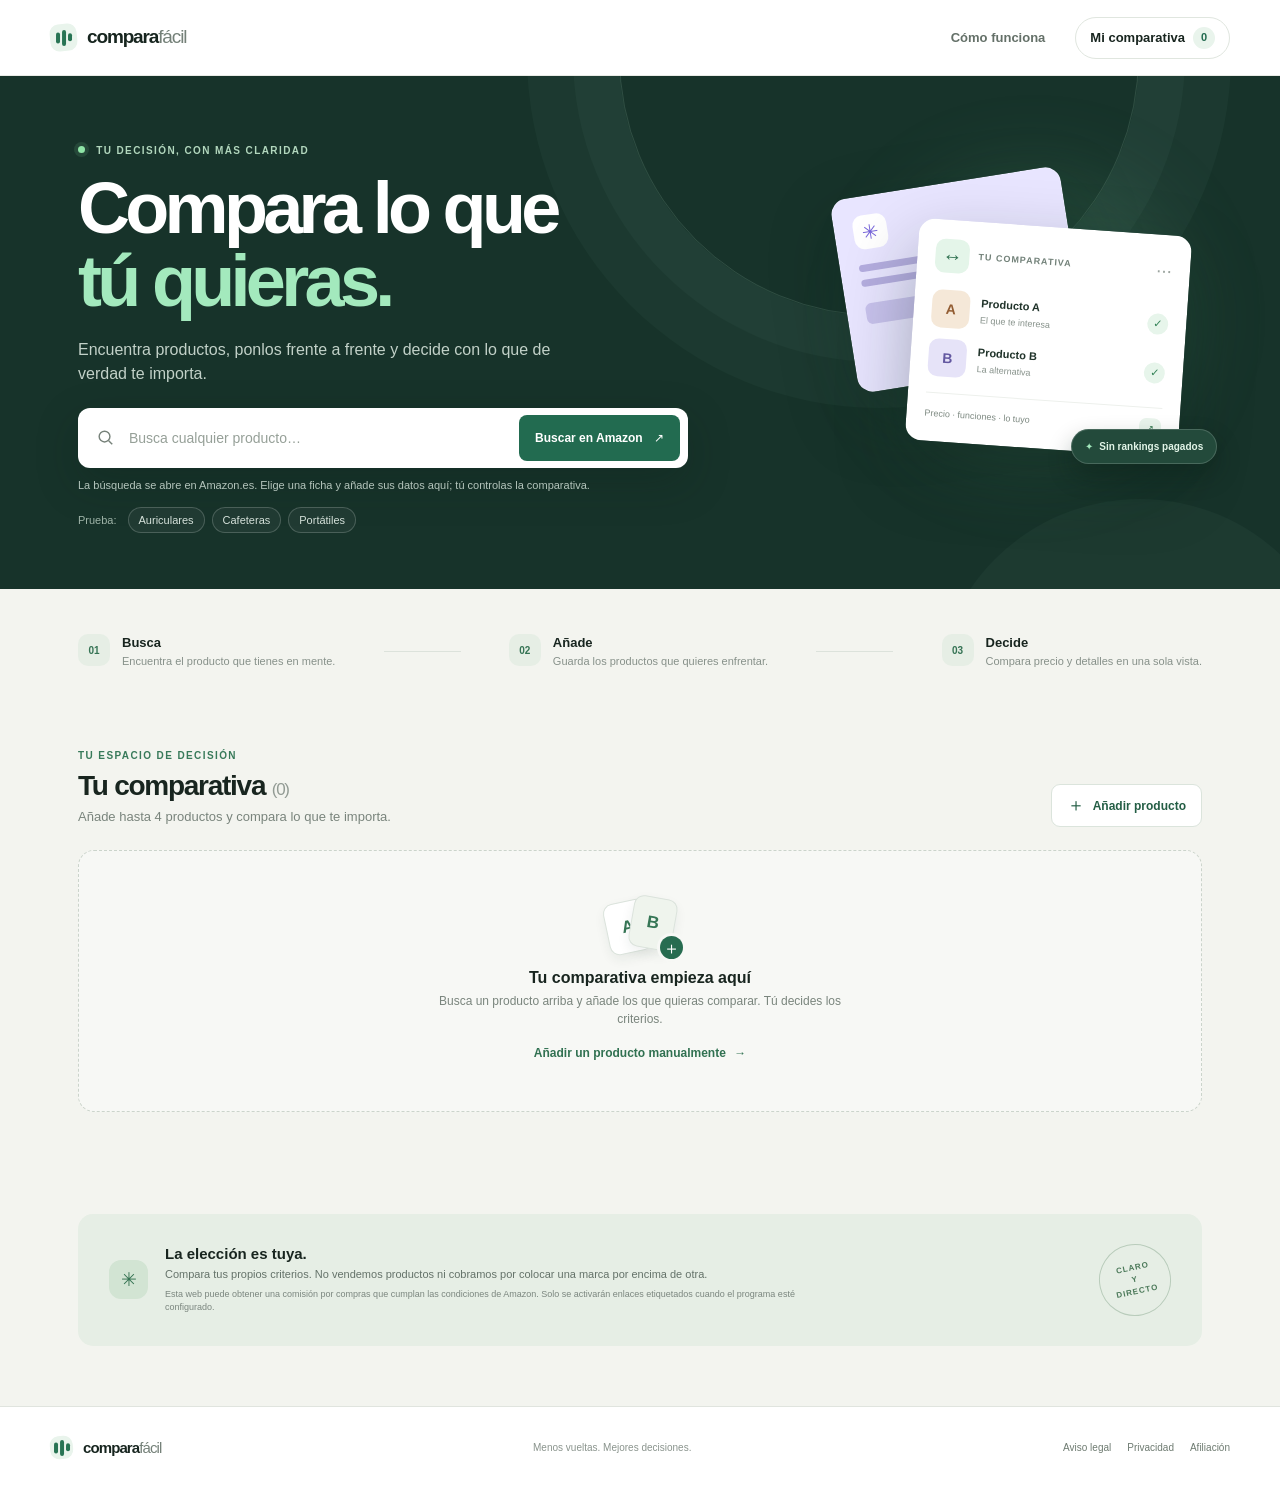
<file: index.html>
<!doctype html>
<html lang="es">
<head>
  <meta charset="utf-8">
  <meta name="viewport" content="width=device-width, initial-scale=1">
  <meta name="theme-color" content="#f3f4ef">
  <title>Compara Fácil — compara productos a tu manera</title>
  <meta name="description" content="Busca productos en Amazon y compáralos a tu manera. Añade los que te interesan y pon frente a frente precio y características.">
  <meta property="og:type" content="website">
  <meta property="og:title" content="Compara Fácil — compara productos a tu manera">
  <meta property="og:description" content="Tú eliges qué productos comparar. Sin rankings patrocinados ni precios inventados.">
  <link rel="canonical" href="">
  <link rel="icon" href="favicon.svg" type="image/svg+xml">
  <link rel="stylesheet" href="styles.css">
  <script defer src="site-config.js"></script>
  <script defer src="ads.js"></script>
  <script defer src="app.js"></script>
</head>
<body>
  <header class="topbar">
    <a class="brand" href="./" aria-label="Compara Fácil, inicio"><span class="brand-mark" aria-hidden="true"><i></i><i></i><i></i></span><span>compara<span class="brand-light">fácil</span></span></a>
    <nav class="top-nav" aria-label="Navegación principal"><a href="#como-funciona">Cómo funciona</a><a class="nav-compare" href="#comparador">Mi comparativa <span id="nav-count">0</span></a></nav>
  </header>

  <main>
    <section class="hero" aria-labelledby="hero-title">
      <div class="hero-orb hero-orb-one" aria-hidden="true"></div><div class="hero-orb hero-orb-two" aria-hidden="true"></div>
      <div class="hero-content">
        <p class="eyebrow"><span class="live-dot" aria-hidden="true"></span> TU DECISIÓN, CON MÁS CLARIDAD</p>
        <h1 id="hero-title">Compara lo que<br><span>tú quieras.</span></h1>
        <p class="hero-copy">Encuentra productos, ponlos frente a frente y decide con lo que de verdad te importa.</p>
        <form id="search-form" class="search-form" role="search">
          <svg viewBox="0 0 24 24" aria-hidden="true"><circle cx="10.8" cy="10.8" r="6.8"></circle><path d="m16 16 4.5 4.5"></path></svg>
          <label class="visually-hidden" for="product-search">Buscar productos en Amazon</label>
          <input id="product-search" name="q" type="search" placeholder="Busca cualquier producto…" autocomplete="off" maxlength="120">
          <button type="submit">Buscar en Amazon <span aria-hidden="true">↗</span></button>
        </form>
        <p class="search-hint">La búsqueda se abre en Amazon.es. Elige una ficha y añade sus datos aquí; tú controlas la comparativa.</p>
        <div class="popular-searches" aria-label="Búsquedas de ejemplo"><span>Prueba:</span><button type="button" data-query="auriculares bluetooth">Auriculares</button><button type="button" data-query="cafetera espresso">Cafeteras</button><button type="button" data-query="portátil 14 pulgadas">Portátiles</button></div>
      </div>
      <div class="hero-visual" aria-hidden="true">
        <div class="visual-glow"></div>
        <div class="float-card float-card-back"><span class="float-icon violet">✳</span><span class="float-line long"></span><span class="float-line short"></span><span class="float-chip"></span></div>
        <div class="float-card float-card-front"><div class="float-card-head"><span class="float-icon mint">↔</span><span class="float-label">TU COMPARATIVA</span><span class="float-dots">···</span></div><div class="float-product-row"><span class="product-tile tile-one">A</span><span><b>Producto A</b><small>El que te interesa</small></span><span class="check-mark">✓</span></div><div class="float-product-row"><span class="product-tile tile-two">B</span><span><b>Producto B</b><small>La alternativa</small></span><span class="check-mark">✓</span></div><div class="float-divider"></div><div class="float-bottom"><span>Precio · funciones · lo tuyo</span><span class="float-arrow">↗</span></div></div>
        <div class="visual-note"><span>✦</span> Sin rankings pagados</div>
      </div>
    </section>

    <aside id="ad-placement" class="ad-placement" aria-label="Publicidad" hidden>
      <span class="ad-label">PUBLICIDAD</span>
      <ins class="adsbygoogle" style="display:block" data-ad-format="auto" data-full-width-responsive="true"></ins>
    </aside>

    <section class="how-strip" id="como-funciona" aria-label="Cómo funciona">
      <div class="how-step"><span class="step-number">01</span><div><h2>Busca</h2><p>Encuentra el producto que tienes en mente.</p></div></div>
      <div class="step-connector" aria-hidden="true"></div>
      <div class="how-step"><span class="step-number">02</span><div><h2>Añade</h2><p>Guarda los productos que quieres enfrentar.</p></div></div>
      <div class="step-connector" aria-hidden="true"></div>
      <div class="how-step"><span class="step-number">03</span><div><h2>Decide</h2><p>Compara precio y detalles en una sola vista.</p></div></div>
    </section>

    <section class="workspace" id="comparador" aria-labelledby="workspace-title">
      <div class="workspace-head">
        <div><p class="eyebrow dark-eyebrow">TU ESPACIO DE DECISIÓN</p><h2 id="workspace-title">Tu comparativa <span id="workspace-count">(0)</span></h2><p class="workspace-subtitle">Añade hasta 4 productos y compara lo que te importa.</p></div>
        <button id="add-product-button" class="add-button" type="button"><span>＋</span> Añadir producto</button>
      </div>

      <div id="empty-state" class="empty-state">
        <div class="empty-illustration" aria-hidden="true"><span class="empty-card card-a">A</span><span class="empty-card card-b">B</span><span class="empty-plus">＋</span></div>
        <h3>Tu comparativa empieza aquí</h3>
        <p>Busca un producto arriba y añade los que quieras comparar. Tú decides los criterios.</p>
        <button class="text-action" type="button" data-open-product>Añadir un producto manualmente <span>→</span></button>
      </div>

      <div id="product-list" class="product-list" aria-live="polite"></div>
      <div id="comparison-section" class="comparison-section" hidden>
        <div class="table-heading"><div><p class="eyebrow dark-eyebrow">VISTA LADO A LADO</p><h3>Lo que cambia entre ellos</h3></div><button id="clear-products" class="clear-button" type="button">Vaciar comparativa</button></div>
        <div id="comparison-table" class="comparison-table-wrap"></div>
      </div>
      <p id="workspace-message" class="workspace-message" role="status" aria-live="polite"></p>
    </section>

    <section class="trust-panel">
      <div class="trust-icon" aria-hidden="true">✳</div><div><h2>La elección es tuya.</h2><p>Compara tus propios criterios. No vendemos productos ni cobramos por colocar una marca por encima de otra.</p><p id="affiliate-disclosure" class="affiliate-disclosure">Esta web puede obtener una comisión por compras que cumplan las condiciones de Amazon. Solo se activarán enlaces etiquetados cuando el programa esté configurado.</p></div><div class="trust-stamp"><span>CLARO</span><span>Y</span><span>DIRECTO</span></div>
    </section>
  </main>

  <footer class="footer">
    <a class="brand footer-brand" href="./"><span class="brand-mark" aria-hidden="true"><i></i><i></i><i></i></span><span>compara<span class="brand-light">fácil</span></span></a>
    <p>Menos vueltas. Mejores decisiones.</p>
    <nav aria-label="Información"><a href="aviso-legal/">Aviso legal</a><a href="privacidad/">Privacidad</a><a href="afiliacion/">Afiliación</a></nav>
  </footer>

  <dialog id="product-dialog" class="product-dialog" aria-labelledby="dialog-title">
    <form id="product-form" method="dialog">
      <div class="dialog-top"><div><p class="eyebrow dark-eyebrow">AÑADIR A LA COMPARATIVA</p><h2 id="dialog-title">Añade un producto</h2></div><button class="icon-button" type="button" data-close-dialog aria-label="Cerrar">×</button></div>
      <p class="dialog-intro">Abre Amazon desde la búsqueda, copia el enlace del producto y añade los detalles que quieres comparar.</p>
      <label for="product-name">Nombre del producto <span>*</span></label><input id="product-name" name="name" required maxlength="100" placeholder="Ej.: Auriculares inalámbricos XYZ">
      <div class="form-row"><div><label for="product-price">Precio que ves en Amazon (€)</label><input id="product-price" name="price" type="number" min="0" step="0.01" inputmode="decimal" placeholder="Ej.: 79,99"></div><div><label for="product-link">Enlace de Amazon.es</label><input id="product-link" name="url" type="url" placeholder="https://www.amazon.es/dp/…"></div></div>
      <label for="product-details">Lo que quieres comparar <span class="optional">(opcional)</span></label><textarea id="product-details" name="details" rows="3" maxlength="500" placeholder="Autonomía: 30 h&#10;Con cancelación de ruido: sí&#10;Peso: 250 g"></textarea><p class="field-hint">Una característica por línea: “Característica: valor”. Los datos los introduces tú desde la ficha.</p>
      <p id="form-error" class="form-error" role="alert"></p>
      <div class="dialog-actions"><button class="cancel-button" type="button" data-close-dialog>Cancelar</button><button class="submit-button" type="submit">Añadir producto <span>→</span></button></div>
    </form>
  </dialog>

  <template id="product-template">
    <article class="workspace-card">
      <div class="workspace-card-top"><span class="card-index"></span><button class="remove-product" type="button" aria-label="Quitar producto">×</button></div>
      <div class="workspace-product-main"><span class="workspace-product-icon" aria-hidden="true"></span><div class="workspace-product-title"><h3></h3><span class="product-price"></span></div></div>
      <div class="workspace-details"></div>
      <a class="open-product" target="_blank" rel="noopener noreferrer" hidden>Ver en Amazon <span>↗</span></a>
      <button class="edit-product" type="button">Editar detalles <span>↗</span></button>
    </article>
  </template>
</body>
</html>
</file>
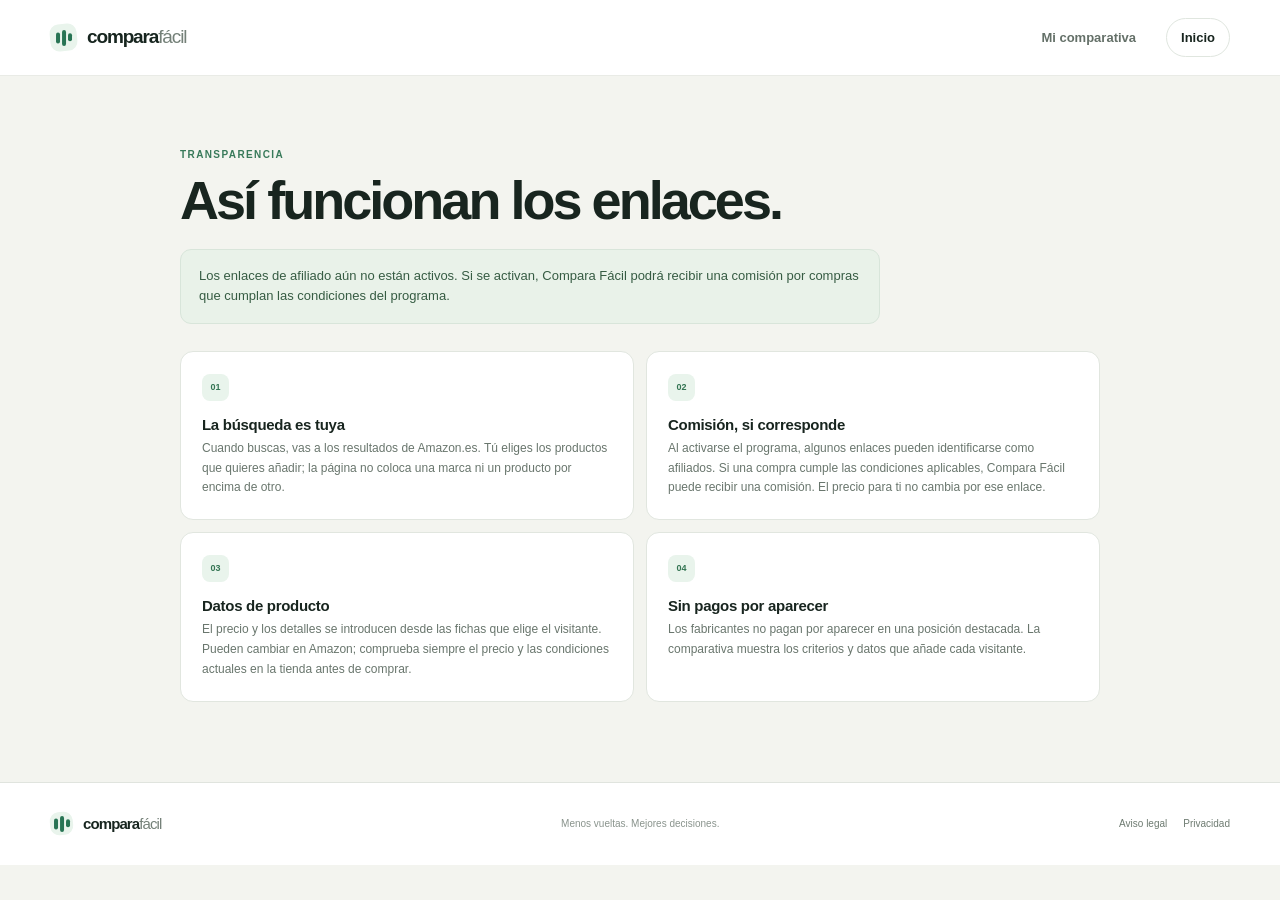
<file: afiliacion/index.html>
<!doctype html>
<html lang="es">
<head><meta charset="utf-8"><meta name="viewport" content="width=device-width, initial-scale=1"><meta name="theme-color" content="#f3f4ef"><title>Afiliación | Compara Fácil</title><meta name="description" content="Cómo se financia Compara Fácil y cómo se generan sus enlaces de afiliación."><link rel="canonical" href=""><link rel="stylesheet" href="../styles.css"><link rel="stylesheet" href="../legal.css"><script defer src="../site-config.js"></script><script defer src="../app.js"></script></head>
<body><header class="topbar"><a class="brand" href="../"><span class="brand-mark" aria-hidden="true"><i></i><i></i><i></i></span><span>compara<span class="brand-light">fácil</span></span></a><nav class="top-nav"><a href="../#comparador">Mi comparativa</a><a class="nav-compare" href="../">Inicio</a></nav></header><main class="legal-main"><p class="eyebrow dark-eyebrow">TRANSPARENCIA</p><h1>Así funcionan los enlaces.</h1><p id="affiliate-disclosure" class="affiliate-disclosure legal-disclosure">Los enlaces de afiliado aún no están activos. Si se activan, Compara Fácil podrá recibir una comisión por compras que cumplan las condiciones del programa.</p><div class="legal-grid"><article><span class="legal-number">01</span><h2>La búsqueda es tuya</h2><p>Cuando buscas, vas a los resultados de Amazon.es. Tú eliges los productos que quieres añadir; la página no coloca una marca ni un producto por encima de otro.</p></article><article><span class="legal-number">02</span><h2>Comisión, si corresponde</h2><p>Al activarse el programa, algunos enlaces pueden identificarse como afiliados. Si una compra cumple las condiciones aplicables, Compara Fácil puede recibir una comisión. El precio para ti no cambia por ese enlace.</p></article><article><span class="legal-number">03</span><h2>Datos de producto</h2><p>El precio y los detalles se introducen desde las fichas que elige el visitante. Pueden cambiar en Amazon; comprueba siempre el precio y las condiciones actuales en la tienda antes de comprar.</p></article><article><span class="legal-number">04</span><h2>Sin pagos por aparecer</h2><p>Los fabricantes no pagan por aparecer en una posición destacada. La comparativa muestra los criterios y datos que añade cada visitante.</p></article></div></main><footer class="footer"><a class="brand footer-brand" href="../"><span class="brand-mark" aria-hidden="true"><i></i><i></i><i></i></span><span>compara<span class="brand-light">fácil</span></span></a><p>Menos vueltas. Mejores decisiones.</p><nav><a href="../aviso-legal/">Aviso legal</a><a href="../privacidad/">Privacidad</a></nav></footer></body>
</html>
</file>
<file: styles.css>
:root{font-family:"DM Sans",Arial,sans-serif;color:#18251f;background:#f3f4ef;font-synthesis:none;text-rendering:optimizeLegibility;--ink:#18251f;--muted:#77817a;--green:#236b50;--green-dark:#142d25;--line:#e2e5df;--paper:#fff;--mint:#a8e9c4;--lilac:#c6bcff}*{box-sizing:border-box}html{scroll-behavior:smooth}body{margin:0;line-height:1.5}.topbar{height:76px;padding:0 max(28px,calc((100% - 1180px)/2));display:flex;align-items:center;justify-content:space-between;background:#fff;border-bottom:1px solid #e9ebe6}.brand{display:inline-flex;align-items:center;gap:10px;text-decoration:none;color:#17251f;font-family:Manrope,Arial,sans-serif;font-size:19px;font-weight:800;letter-spacing:-.06em}.brand-light{font-weight:500;color:#748078}.brand-mark{width:27px;height:27px;display:flex;align-items:center;justify-content:center;gap:2px;border-radius:9px;background:#e9f4ec;transform:rotate(-6deg)}.brand-mark i{width:4px;height:11px;border-radius:5px;background:#287454;transform:rotate(6deg)}.brand-mark i:nth-child(2){height:16px}.brand-mark i:nth-child(3){height:8px}.top-nav{height:100%;display:flex;align-items:center;gap:30px}.top-nav a{font-size:13px;color:#647068;text-decoration:none;font-weight:600}.top-nav a:hover{color:var(--green)}.nav-compare{display:inline-flex;align-items:center;gap:8px;padding:9px 14px;border:1px solid #e0e6df;border-radius:99px;color:var(--ink)!important}.nav-compare span{min-width:22px;height:22px;display:grid;place-items:center;border-radius:50%;background:#e9f4ec;color:var(--green);font-size:11px}.hero{position:relative;min-height:475px;overflow:hidden;background:#17332a;color:#fff}.hero-content{position:relative;z-index:2;max-width:1180px;margin:auto;padding:68px 28px 56px}.eyebrow{margin:0 0 15px;font-size:10px;line-height:1.3;font-weight:800;letter-spacing:.14em;color:#b2d7bd}.live-dot{display:inline-block;width:7px;height:7px;margin:0 7px 1px 0;border-radius:50%;background:#8fe5a7;box-shadow:0 0 0 4px #8fe5a71e}.hero h1{max-width:650px;margin:0;font-family:Manrope,Arial,sans-serif;font-size:clamp(42px,6.4vw,72px);font-weight:600;line-height:1.02;letter-spacing:-.065em}.hero h1 span{color:#a3e9bd}.hero-copy{max-width:490px;margin:19px 0 22px;color:#c2d1c8;font-size:16px}.search-form{width:min(610px,100%);height:60px;display:flex;align-items:center;gap:12px;padding:6px 7px 6px 17px;border:1px solid #ffffff2b;border-radius:12px;background:#fff;box-shadow:0 15px 42px #0a1e1740}.search-form svg{width:19px;flex:none;fill:none;stroke:#77827a;stroke-width:1.8}.search-form input{width:100%;min-width:0;border:0;outline:0;background:transparent;color:var(--ink);font:500 14px "DM Sans",Arial,sans-serif}.search-form input::placeholder{color:#96a098}.search-form button,.submit-button{height:46px;flex:none;padding:0 16px;border:0;border-radius:8px;background:#226b50;color:#fff;font:700 12px "DM Sans",Arial,sans-serif;cursor:pointer;transition:background .15s,transform .15s}.search-form button:hover,.submit-button:hover{background:#174e39;transform:translateY(-1px)}.search-form button span{margin-left:8px}.search-hint{margin:9px 0 14px;color:#b4c5bc;font-size:11px}.popular-searches{display:flex;align-items:center;flex-wrap:wrap;gap:7px}.popular-searches>span{margin-right:4px;color:#9fb4a8;font-size:11px}.popular-searches button{padding:6px 10px;border:1px solid #ffffff30;border-radius:99px;background:#ffffff0b;color:#d5e1da;font:500 11px "DM Sans",Arial,sans-serif;cursor:pointer;transition:background .15s,border .15s}.popular-searches button:hover{border-color:#95d9ae;background:#ffffff19}.hero-orb{position:absolute;border-radius:50%;pointer-events:none}.hero-orb-one{width:520px;height:520px;right:11%;top:-280px;border:1px solid #c7f2dc24;box-shadow:0 0 0 46px #c7f2dc08,0 0 0 92px #c7f2dc08}.hero-orb-two{width:410px;height:410px;right:-65px;bottom:-320px;background:#b5e8cb0a}.hero-visual{position:absolute;z-index:1;right:max(6%,calc((100vw - 1130px)/2));top:74px;width:386px;height:318px}.visual-glow{position:absolute;inset:20px 14px 0 62px;border-radius:50%;background:#61aa8230;filter:blur(38px)}.float-card{position:absolute;border:1px solid #ffffff32;border-radius:16px;background:#f7faf8;color:#20332a;box-shadow:0 28px 70px #071c134d}.float-card-back{top:32px;left:26px;width:232px;height:195px;padding:18px;transform:rotate(-9deg);background:#e8e5ff}.float-icon{width:34px;height:34px;display:grid;place-items:center;border-radius:10px;font-size:20px;font-weight:700}.violet{background:#fff;color:#7664d9}.float-line{display:block;height:7px;margin-top:15px;border-radius:5px;background:#b4addf}.float-line.long{width:82%}.float-line.short{width:55%;margin-top:8px}.float-chip{width:66px;height:21px;display:block;margin-top:17px;border-radius:6px;background:#c8c2ed}.float-card-front{top:77px;left:95px;width:273px;padding:18px 17px 15px;transform:rotate(4deg);background:#fff}.float-card-head{display:flex;align-items:center;gap:9px;margin-bottom:17px}.mint{background:#e4f5e9;color:#317352}.float-label{color:#718078;font-size:9px;font-weight:800;letter-spacing:.11em}.float-dots{margin-left:auto;color:#9ba49f;font-size:19px;line-height:10px}.float-product-row{display:flex;align-items:center;gap:11px;margin:11px 0}.product-tile{width:38px;height:38px;display:grid;place-items:center;border-radius:10px;font:700 14px Manrope,Arial,sans-serif}.tile-one{background:#f5e8d8;color:#925c32}.tile-two{background:#e6e3f8;color:#6257a0}.float-product-row b,.float-product-row small{display:block}.float-product-row b{font-size:11px}.float-product-row small{margin-top:2px;color:#86918a;font-size:9px}.check-mark{margin-left:auto;width:21px;height:21px;display:grid;place-items:center;border-radius:50%;background:#e7f5eb;color:#358358;font-size:11px}.float-divider{height:1px;margin:16px 0 10px;background:#edf0ec}.float-bottom{display:flex;align-items:center;justify-content:space-between;color:#7d8981;font-size:9px}.float-arrow{width:22px;height:22px;display:grid;place-items:center;border-radius:7px;background:#e9f4ec;color:#347750}.visual-note{position:absolute;right:-14px;bottom:4px;padding:9px 13px;border:1px solid #ffffff2b;border-radius:99px;background:#234a3b;color:#e2f5e8;font-size:10px;font-weight:600;box-shadow:0 12px 25px #0a201552}.visual-note span{margin-right:4px;color:#a3e9bd}.how-strip{max-width:1180px;min-height:125px;margin:auto;padding:27px 28px;display:flex;align-items:center;justify-content:space-between;gap:18px}.how-step{display:flex;align-items:flex-start;gap:12px;min-width:0}.step-number{width:32px;height:32px;flex:none;display:grid;place-items:center;border-radius:10px;background:#e6eee5;color:#357354;font-size:10px;font-weight:800}.how-step h2{margin:1px 0 3px;font:700 13px Manrope,Arial,sans-serif}.how-step p{margin:0;color:#87918a;font-size:11px}.step-connector{width:clamp(25px,6vw,82px);height:1px;flex:none;background:#dce2db}.workspace{max-width:1180px;margin:35px auto 72px;padding:0 28px;scroll-margin-top:30px}.workspace-head{display:flex;align-items:flex-end;justify-content:space-between;gap:18px;margin-bottom:23px}.dark-eyebrow{margin-bottom:8px;color:#387a5a}.workspace h2{margin:0;font:700 28px Manrope,Arial,sans-serif;letter-spacing:-.045em}.workspace h2 span{color:#929b94;font-size:17px;font-weight:500}.workspace-subtitle{margin:5px 0 0;color:#79847c;font-size:13px}.add-button{height:43px;padding:0 15px;border:1px solid #dbe4dc;border-radius:9px;background:#fff;color:#245e45;font:700 12px "DM Sans",Arial,sans-serif;cursor:pointer;transition:all .15s}.add-button span{margin-right:5px;font-size:18px;vertical-align:-1px}.add-button:hover{border-color:#76aa89;background:#f8fcf8}.add-button:disabled{cursor:not-allowed;color:#87938a;background:#f3f5f2}.empty-state{min-height:262px;padding:30px;display:flex;align-items:center;justify-content:center;flex-direction:column;border:1px dashed #cbd4cb;border-radius:16px;background:#f7f8f5;text-align:center}.empty-illustration{position:relative;width:78px;height:58px;margin-bottom:12px}.empty-card{position:absolute;width:44px;height:52px;display:grid;place-items:center;border:1px solid #dbe3dc;border-radius:10px;background:#fff;color:#367656;font:700 17px Manrope,Arial,sans-serif;box-shadow:0 5px 12px #21352c12}.card-a{left:5px;top:4px;transform:rotate(-12deg)}.card-b{left:30px;top:0;background:#eff4ed;transform:rotate(10deg)}.empty-plus{position:absolute;right:-4px;bottom:-4px;width:23px;height:23px;display:grid;place-items:center;border-radius:50%;background:#276c50;color:#fff;font-size:17px;box-shadow:0 0 0 3px #f7f8f5}.empty-state h3{margin:2px 0 5px;font:700 16px Manrope,Arial,sans-serif}.empty-state p{max-width:415px;margin:0;color:#7a857d;font-size:12px}.text-action{margin-top:13px;padding:5px;border:0;background:transparent;color:#317151;font:700 12px "DM Sans",Arial,sans-serif;cursor:pointer}.text-action span{margin-left:5px}.product-list{display:grid;grid-template-columns:repeat(2,minmax(0,1fr));gap:14px}.workspace-card{min-width:0;padding:19px;border:1px solid #e0e5df;border-radius:14px;background:#fff;box-shadow:0 5px 18px #1a2b2110}.workspace-card-top{display:flex;align-items:center;justify-content:space-between}.card-index{color:#849087;font-size:9px;font-weight:800;letter-spacing:.12em}.remove-product,.icon-button{width:31px;height:31px;display:grid;place-items:center;border:1px solid #e3e7e2;border-radius:9px;background:#fff;color:#7d8880;font-size:20px;line-height:1;cursor:pointer}.remove-product:hover,.icon-button:hover{border-color:#e5c5bd;color:#aa4b39;background:#fff9f7}.workspace-product-main{display:flex;align-items:center;gap:13px;margin:10px 0 14px}.workspace-product-icon{width:48px;height:48px;flex:none;display:grid;place-items:center;border-radius:13px;background:#e9f4ec;color:#286d4f;font:700 19px Manrope,Arial,sans-serif}.workspace-card:nth-child(4n + 2) .workspace-product-icon,.workspace-card:nth-child(4n + 4) .workspace-product-icon{background:#eeeafd;color:#6c5baa}.workspace-product-title{min-width:0}.workspace-product-title h3{margin:0;overflow-wrap:anywhere;font:700 16px/1.3 Manrope,Arial,sans-serif;letter-spacing:-.025em}.product-price{display:block;margin-top:4px;color:#327554;font-size:12px;font-weight:700}.workspace-details{min-height:41px;display:flex;align-items:flex-start;flex-wrap:wrap;gap:7px}.detail-pill{min-width:120px;max-width:100%;padding:8px 10px;border-radius:8px;background:#f4f6f2}.detail-pill span,.detail-pill b{display:block;overflow-wrap:anywhere}.detail-pill span{margin-bottom:3px;color:#859087;font-size:9px}.detail-pill b{font-size:11px;font-weight:700}.no-details{margin:0;color:#9aa39c;font-size:11px}.more-details{align-self:center;color:#598368;font-size:10px}.open-product{display:flex;align-items:center;justify-content:center;gap:7px;margin-top:15px;padding:10px;border:1px solid #dce8de;border-radius:8px;color:#2d704e;text-decoration:none;font-size:11px;font-weight:700}.open-product:hover{background:#f1f8f2}.open-product[hidden]{display:none}.edit-product{margin-top:12px;padding:0;border:0;background:transparent;color:#65736a;font:600 10px "DM Sans",Arial,sans-serif;cursor:pointer}.edit-product span{margin-left:3px}.comparison-section{margin-top:39px}.table-heading{display:flex;align-items:flex-end;justify-content:space-between;gap:14px;margin-bottom:15px}.table-heading h3{margin:0;font:700 20px Manrope,Arial,sans-serif;letter-spacing:-.04em}.clear-button{padding:8px 11px;border:1px solid #e0e4df;border-radius:8px;background:transparent;color:#748078;font:600 10px "DM Sans",Arial,sans-serif;cursor:pointer}.clear-button:hover{border-color:#c8d2c8;background:#fff}.comparison-table-wrap{overflow-x:auto;border:1px solid #e0e5df;border-radius:13px;background:#fff}.compare-table{width:100%;min-width:560px;border-collapse:collapse;text-align:left}.compare-table th,.compare-table td{padding:14px 16px;border-bottom:1px solid #edf0ec;font-size:11px}.compare-table thead th{background:#f7f8f5;vertical-align:top}.compare-table thead th:first-child{width:150px;color:#78847c;font-size:9px;letter-spacing:.09em}.compare-table tbody th{width:150px;color:#657168;font-weight:600}.compare-table tbody td{color:#36443a}.compare-table tbody tr:first-child td{color:#276c50;font-weight:700}.compare-table tr:last-child th,.compare-table tr:last-child td{border-bottom:0}.table-index{display:block;margin-bottom:5px;color:#43815e;font-size:9px;letter-spacing:.12em}.table-product-name{display:block;max-width:200px;overflow-wrap:anywhere;color:#26342c;font-size:11px;font-weight:700;line-height:1.35}.workspace-message{min-height:18px;margin:12px 0 0;color:#548263;font-size:11px}.workspace-message[data-state="error"]{color:#a64836}.trust-panel{position:relative;max-width:1124px;min-height:132px;margin:0 auto 60px;padding:23px 31px;display:flex;align-items:center;gap:17px;overflow:hidden;border-radius:15px;background:#e6eee5}.trust-icon{width:39px;height:39px;flex:none;display:grid;place-items:center;border-radius:12px;background:#d2e4d3;color:#347251;font-size:19px}.trust-panel h2{margin:0 0 4px;font:700 15px Manrope,Arial,sans-serif}.trust-panel p{max-width:680px;margin:0;color:#647269;font-size:11px}.trust-panel .affiliate-disclosure{margin-top:5px;color:#7b867f;font-size:9px}.trust-stamp{margin-left:auto;width:72px;height:72px;flex:none;display:flex;align-items:center;justify-content:center;flex-direction:column;border:1px solid #b9ccbb;border-radius:50%;color:#4a7858;font-size:8px;font-weight:800;letter-spacing:.12em;line-height:1.5;transform:rotate(-12deg)}.footer{min-height:83px;padding:16px max(28px,calc((100% - 1180px)/2));display:flex;align-items:center;justify-content:space-between;gap:14px;border-top:1px solid #e0e4de;background:#fff}.footer-brand{font-size:15px}.footer-brand .brand-mark{width:23px;height:23px}.footer>p{margin:0;color:#8a948d;font-size:10px}.footer nav{display:flex;gap:16px}.footer nav a{color:#6e7b71;font-size:10px;text-decoration:none}.footer nav a:hover{color:var(--green)}.product-dialog{width:min(550px,calc(100% - 28px));max-height:min(92vh,760px);padding:0;border:0;border-radius:16px;background:#fff;color:var(--ink);box-shadow:0 24px 100px #0b211875}.product-dialog::backdrop{background:#10221bcc;backdrop-filter:blur(3px)}.product-dialog form{padding:25px}.dialog-top{display:flex;align-items:flex-start;justify-content:space-between;gap:15px}.dialog-top .eyebrow{margin-bottom:6px}.dialog-top h2{margin:0;font:700 23px Manrope,Arial,sans-serif;letter-spacing:-.04em}.dialog-intro{margin:13px 0 19px;color:#737e76;font-size:12px}.product-dialog label{display:block;margin:13px 0 6px;color:#3f4c43;font-size:10px;font-weight:700}.product-dialog label>span:not(.optional){color:#ba6449}.product-dialog label .optional{color:#98a199;font-weight:500}.product-dialog input,.product-dialog textarea{width:100%;padding:11px 12px;border:1px solid #dfe5df;border-radius:8px;outline:0;background:#fbfcfa;color:#24342a;font:12px "DM Sans",Arial,sans-serif;transition:border .15s,box-shadow .15s}.product-dialog input:focus,.product-dialog textarea:focus{border-color:#73aa88;box-shadow:0 0 0 3px #70aa8620}.product-dialog input::placeholder,.product-dialog textarea::placeholder{color:#a3aba5}.product-dialog textarea{resize:vertical;line-height:1.55}.form-row{display:grid;grid-template-columns:.65fr 1.35fr;gap:12px}.field-hint{margin:6px 0 0;color:#909a92;font-size:9px}.form-error{min-height:15px;margin:8px 0 0;color:#aa4b39;font-size:10px}.dialog-actions{display:flex;align-items:center;justify-content:flex-end;gap:9px;margin-top:9px}.cancel-button{height:41px;padding:0 14px;border:1px solid #e0e5df;border-radius:8px;background:#fff;color:#68746c;font:600 11px "DM Sans",Arial,sans-serif;cursor:pointer}.submit-button{height:41px;font-size:11px}.submit-button span{margin-left:7px}.visually-hidden{position:absolute!important;width:1px;height:1px;padding:0;margin:-1px;overflow:hidden;clip:rect(0,0,0,0);white-space:nowrap;border:0}:focus-visible{outline:3px solid #7bbf92;outline-offset:3px}[hidden]{display:none!important}

@media(max-width:900px){.hero-visual{right:2%;transform:scale(.84);transform-origin:top right;opacity:.86}.hero-content{padding-right:310px}.search-form{width:min(580px,calc(100vw - 360px))}.trust-panel{margin-inline:22px}}
@media(max-width:680px){.topbar{height:64px;padding:0 18px}.top-nav{gap:12px}.top-nav>a:first-child{display:none}.nav-compare{padding:7px 10px;font-size:11px}.hero{min-height:0}.hero-content{padding:52px 20px 33px}.hero h1{font-size:clamp(43px,12vw,61px)}.hero-copy{max-width:450px;font-size:14px}.hero-visual{top:23px;right:-66px;transform:scale(.52);opacity:.3}.search-form{position:relative;z-index:2;height:56px;width:100%;gap:8px;padding-left:13px}.search-form button{height:42px;padding-inline:10px;font-size:10px}.search-hint{max-width:470px;font-size:10px}.popular-searches{position:relative;z-index:2}.how-strip{padding:21px 20px;align-items:flex-start;gap:11px}.how-step{flex-direction:column;gap:7px}.how-step p{max-width:125px;font-size:9px;line-height:1.4}.step-connector{width:10px;margin-top:15px}.step-number{width:28px;height:28px}.workspace{margin:22px auto 45px;padding-inline:18px}.workspace-head{align-items:flex-start;flex-direction:column;margin-bottom:17px}.workspace h2{font-size:24px}.workspace-subtitle{font-size:11px}.add-button{height:39px}.empty-state{min-height:237px;padding:24px 18px}.empty-state p{font-size:11px}.product-list{grid-template-columns:1fr;gap:10px}.workspace-card{padding:15px}.table-heading{align-items:flex-start;flex-direction:column}.table-heading h3{font-size:18px}.trust-panel{min-height:0;margin:0 18px 42px;padding:19px 17px;align-items:flex-start;gap:12px}.trust-icon{width:32px;height:32px;border-radius:10px;font-size:15px}.trust-panel h2{font-size:13px}.trust-panel p{font-size:10px}.trust-stamp{width:52px;height:52px;font-size:6px}.footer{padding:17px 18px;flex-wrap:wrap}.footer>p{order:3;width:100%}.footer nav{margin-left:auto;gap:12px}.footer nav a{font-size:9px}.product-dialog form{padding:19px}.dialog-top h2{font-size:20px}.dialog-intro{font-size:11px}.form-row{grid-template-columns:1fr;gap:0}}
@media(prefers-reduced-motion:reduce){*,*::before,*::after{scroll-behavior:auto!important;transition:none!important}}
.ad-placement{width:min(1050px,calc(100% - 56px));min-height:120px;margin:0 auto 18px;padding:11px 14px 14px;border:1px solid #e3e7e1;border-radius:12px;background:#fff}.ad-label{display:block;margin-bottom:7px;color:#88928a;font-size:9px;font-weight:700;letter-spacing:.14em}.ad-placement ins{min-height:90px}@media(max-width:680px){.ad-placement{width:calc(100% - 36px);min-height:100px;margin-bottom:14px;padding:9px 11px}.ad-placement ins{min-height:70px}}
</file>
<file: legal.css>
.legal-main{width:min(920px,calc(100% - 36px));min-height:70vh;margin:0 auto;padding:72px 0 80px}.legal-main>.eyebrow{margin-bottom:10px}.legal-main>h1{max-width:740px;margin:0;font-family:Manrope,"Segoe UI",Arial,sans-serif;font-size:clamp(34px,6vw,54px);line-height:1.08;letter-spacing:-.055em}.legal-lead{max-width:690px;margin:16px 0 30px;color:#6f7d73;font-size:15px}.legal-grid{display:grid;grid-template-columns:repeat(2,minmax(0,1fr));gap:12px}.legal-grid article{min-height:165px;padding:21px;border:1px solid #e1e6df;border-radius:13px;background:#fff}.legal-number{display:inline-grid;width:27px;height:27px;place-items:center;border-radius:8px;background:#e9f4ec;color:#347553;font-size:9px;font-weight:800}.legal-grid h2{margin:15px 0 6px;font:700 15px Manrope,"Segoe UI",Arial,sans-serif;letter-spacing:-.02em}.legal-grid p{margin:0;color:#69766d;font-size:12px;line-height:1.65}.legal-grid a{color:#286f50}.legal-disclosure{max-width:700px;margin:20px 0 27px;padding:16px 18px;border:1px solid #d8e5da;border-radius:11px;background:#e9f2e9;color:#365c43;font-size:13px;line-height:1.55}.footer-brand .brand-mark{transform:rotate(-6deg)}
@media(max-width:650px){.legal-main{padding:49px 0 55px}.legal-lead{font-size:13px}.legal-grid{grid-template-columns:1fr}.legal-grid article{min-height:0;padding:18px}.footer{gap:11px}.footer nav{gap:10px}}
</file>
